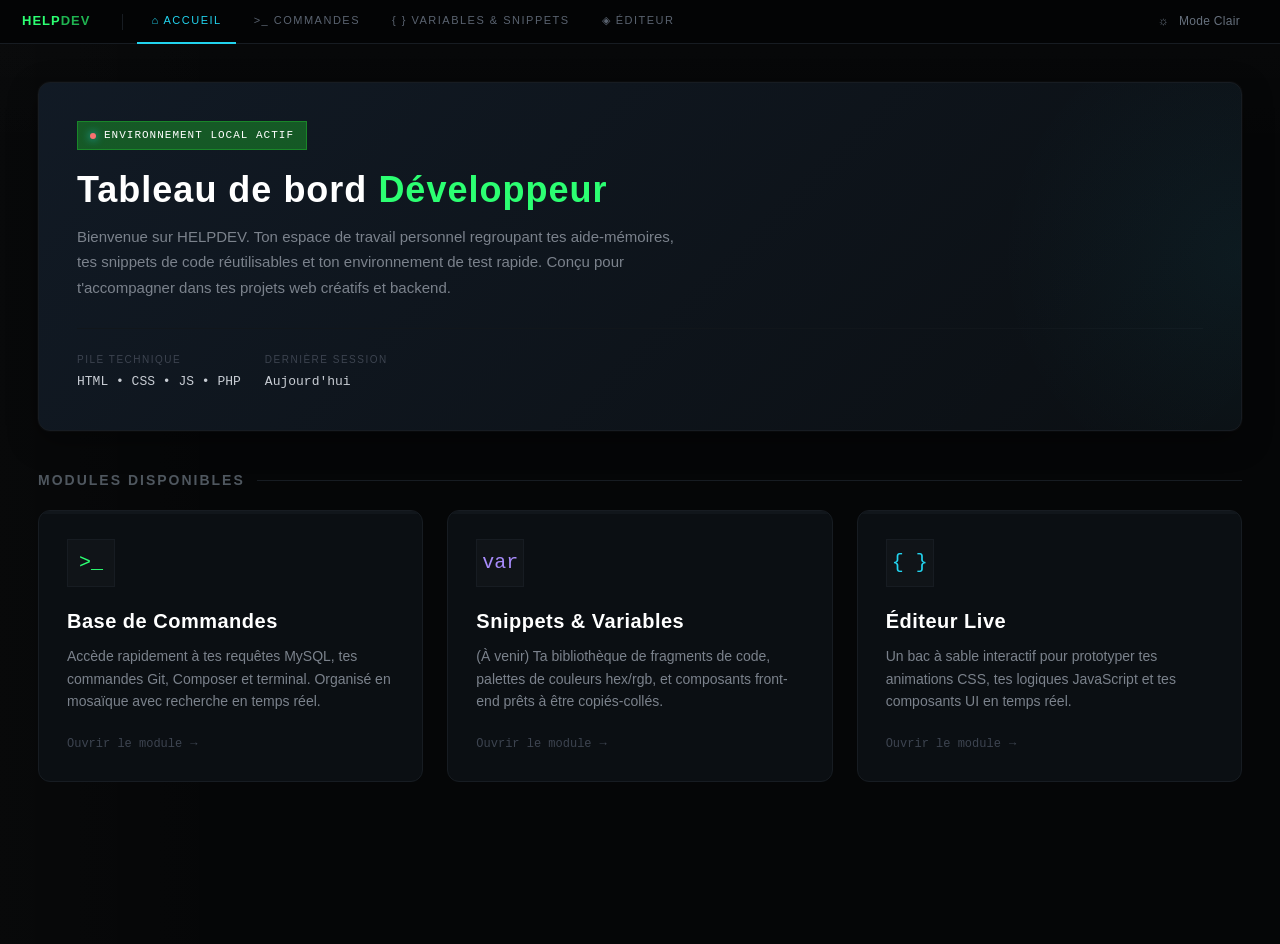
<file: index.html>
<!DOCTYPE html>
<html lang="fr">

<head>
  <meta charset="UTF-8" />
  <meta name="viewport" content="width=device-width, initial-scale=1.0" />
  <title>HELPDEV — Accueil</title>
  <link rel="stylesheet" href="./assets/css/index.css" />
</head>

<body>
  <div class="app">

    <!-- MAIN CONTENT -->
    <main class="main">
      <nav class="navbar">
        <a href="./index.html" class="navbar__brand">HELP<span>DEV</span></a>
        <span class="navbar__sep"></span>
        <a href="#" class="navbar__link navbar__link--home">⌂ Accueil</a>
        <a href="./assets/pages/helpcmd.html" class="navbar__link navbar__link--cmd">&gt;_ Commandes</a>
        <a href="./assets/pages/vars.html" class="navbar__link navbar__link--var">{ } Variables & Snippets</a>
        <a href="./assets/pages/editeur.html" class="navbar__link navbar__link--editor">◈ Éditeur</a>
        <div class="navbar__right">
          <div class="sidebar-nav-divider"></div>
          <button id="themeToggle" class="sidebar-nav-item" style="width: 100%; cursor: pointer;">
            <span class="sidebar-nav-icon" id="themeIcon">☼</span>
            <span id="themeText">Mode Clair</span>
          </button>
        </div>

      </nav>
      <div class="home-page">

        <!-- HERO SECTION -->
        <section class="home-hero">
          <div class="home-hero-badge">
            <span class="dot"></span>
            Environnement local actif
          </div>

          <h1 class="home-hero-title">Tableau de bord <span>Développeur</span></h1>
          <p class="home-hero-text">
            Bienvenue sur HELPDEV. Ton espace de travail personnel regroupant tes aide-mémoires,
            tes snippets de code réutilisables et ton environnement de test rapide.
            Conçu pour t'accompagner dans tes projets web créatifs et backend.
          </p>

          <div class="home-status-bar">
            <div class="status-item">
              <span class="status-label">Pile technique</span>
              <span class="status-value text-blue">HTML • CSS • JS • PHP</span>
            </div>
            <div class="status-item">
              <span class="status-label">Dernière session</span>
              <span class="status-value text-cyan">Aujourd'hui</span>
            </div>
          </div>
        </section>

        <!-- MODULES GRID -->
        <h2 class="home-grid-title">Modules disponibles</h2>

        <div class="home-grid">

          <!-- CARTE: COMMANDES -->
          <a href="./assets/pages/helpcmd.html" class="hub-card hub-card--cmd">
            <div class="hub-card-icon">>_</div>
            <h3 class="hub-card-title">Base de Commandes</h3>
            <p class="hub-card-desc">
              Accède rapidement à tes requêtes MySQL, tes commandes Git, Composer et terminal.
              Organisé en mosaïque avec recherche en temps réel.
            </p>
            <div class="hub-card-arrow">Ouvrir le module <span>→</span></div>
          </a>

          <!-- CARTE: VARIABLES & SNIPPETS -->
          <a href="./assets/pages/vars.html" class="hub-card hub-card--vars">
            <div class="hub-card-icon">var</div>
            <h3 class="hub-card-title">Snippets & Variables</h3>
            <p class="hub-card-desc">
              (À venir) Ta bibliothèque de fragments de code, palettes de couleurs hex/rgb,
              et composants front-end prêts à être copiés-collés.
            </p>
            <div class="hub-card-arrow">Ouvrir le module <span>→</span></div>
          </a>

          <!-- CARTE: ÉDITEUR -->
          <a href="./assets/pages/editeur.html" class="hub-card hub-card--editor">
            <div class="hub-card-icon">{ }</div>
            <h3 class="hub-card-title">Éditeur Live</h3>
            <p class="hub-card-desc">
              Un bac à sable interactif pour prototyper tes animations CSS,
              tes logiques JavaScript et tes composants UI en temps réel.
            </p>
            <div class="hub-card-arrow">Ouvrir le module <span>→</span></div>
          </a>
        </div>

      </div>
    </main>
  </div>
</body>
<script src="./assets/script/theme.js"></script>

</html>
</file>
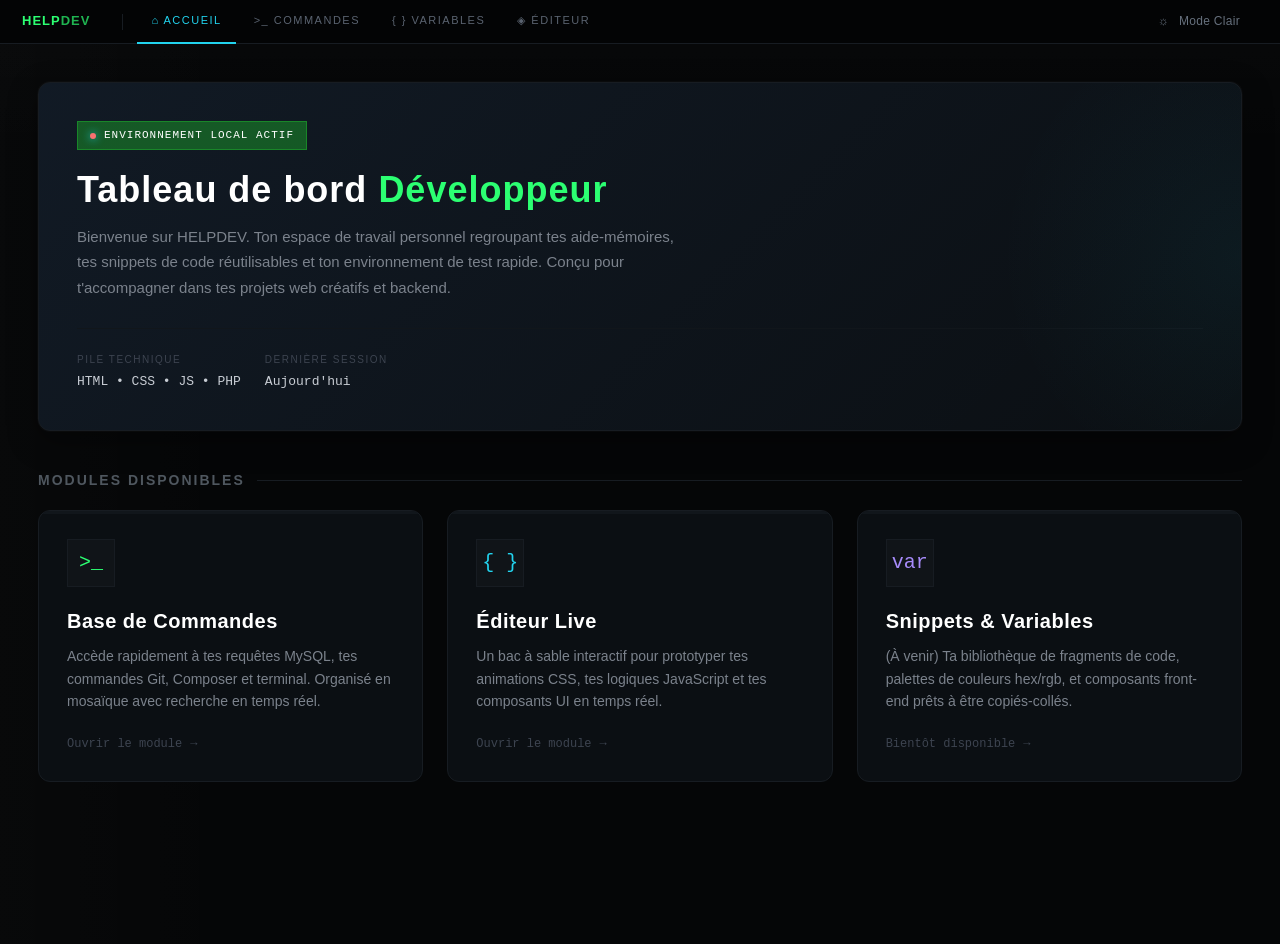
<file: assets/pages/index.html>
<!DOCTYPE html>
<html lang="fr">

<head>
  <meta charset="UTF-8" />
  <meta name="viewport" content="width=device-width, initial-scale=1.0" />
  <title>HELPDEV — Accueil</title>
  <link rel="stylesheet" href="../css/index.css" />
</head>

<body>
  <div class="app">

    <!-- MAIN CONTENT -->
    <main class="main">
     <nav class="navbar">
                <a href="./index.html" class="navbar__brand">HELP<span>DEV</span></a>
                <span class="navbar__sep"></span>
                <a href="index.html" class="navbar__link navbar__link--home">⌂ Accueil</a>
                <a href="../pages/helpcmd.html" class="navbar__link navbar__link--cmd">&gt;_ Commandes</a>
                <a href="#" class="navbar__link navbar__link--var">{ } Variables</a>
                <a href="editeur.html" class="navbar__link navbar__link--editor">◈ Éditeur</a>
                <div class="navbar__right">
                    <div class="sidebar-nav-divider"></div>
                <button id="themeToggle" class="sidebar-nav-item" style="width: 100%; cursor: pointer;">
                    <span class="sidebar-nav-icon" id="themeIcon">☼</span>
                    <span id="themeText">Mode Clair</span>
                </button>
                </div>
                
            </nav>
      <div class="home-page">

        <!-- HERO SECTION -->
        <section class="home-hero">
          <div class="home-hero-badge">
            <span class="dot"></span>
            Environnement local actif
          </div>

          <h1 class="home-hero-title">Tableau de bord <span>Développeur</span></h1>
          <p class="home-hero-text">
            Bienvenue sur HELPDEV. Ton espace de travail personnel regroupant tes aide-mémoires,
            tes snippets de code réutilisables et ton environnement de test rapide.
            Conçu pour t'accompagner dans tes projets web créatifs et backend.
          </p>

          <div class="home-status-bar">
            <div class="status-item">
              <span class="status-label">Pile technique</span>
              <span class="status-value text-blue">HTML • CSS • JS • PHP</span>
            </div>
            <div class="status-item">
              <span class="status-label">Dernière session</span>
              <span class="status-value text-cyan">Aujourd'hui</span>
            </div>
          </div>
        </section>

        <!-- MODULES GRID -->
        <h2 class="home-grid-title">Modules disponibles</h2>

        <div class="home-grid">

          <!-- CARTE: COMMANDES -->
          <a href="helpcmd.html" class="hub-card hub-card--cmd">
            <div class="hub-card-icon">>_</div>
            <h3 class="hub-card-title">Base de Commandes</h3>
            <p class="hub-card-desc">
              Accède rapidement à tes requêtes MySQL, tes commandes Git, Composer et terminal.
              Organisé en mosaïque avec recherche en temps réel.
            </p>
            <div class="hub-card-arrow">Ouvrir le module <span>→</span></div>
          </a>

          <!-- CARTE: ÉDITEUR -->
          <a href="editeur.html" class="hub-card hub-card--editor">
            <div class="hub-card-icon">{ }</div>
            <h3 class="hub-card-title">Éditeur Live</h3>
            <p class="hub-card-desc">
              Un bac à sable interactif pour prototyper tes animations CSS,
              tes logiques JavaScript et tes composants UI en temps réel.
            </p>
            <div class="hub-card-arrow">Ouvrir le module <span>→</span></div>
          </a>

          <!-- CARTE: VARIABLES (Future) -->
          <a href="#" class="hub-card hub-card--vars">
            <div class="hub-card-icon">var</div>
            <h3 class="hub-card-title">Snippets & Variables</h3>
            <p class="hub-card-desc">
              (À venir) Ta bibliothèque de fragments de code, palettes de couleurs hex/rgb,
              et composants front-end prêts à être copiés-collés.
            </p>
            <div class="hub-card-arrow">Bientôt disponible <span>→</span></div>
          </a>

        </div>

      </div>
    </main>
  </div>
</body>
<script src="../script/theme.js"></script>
</html>
</file>
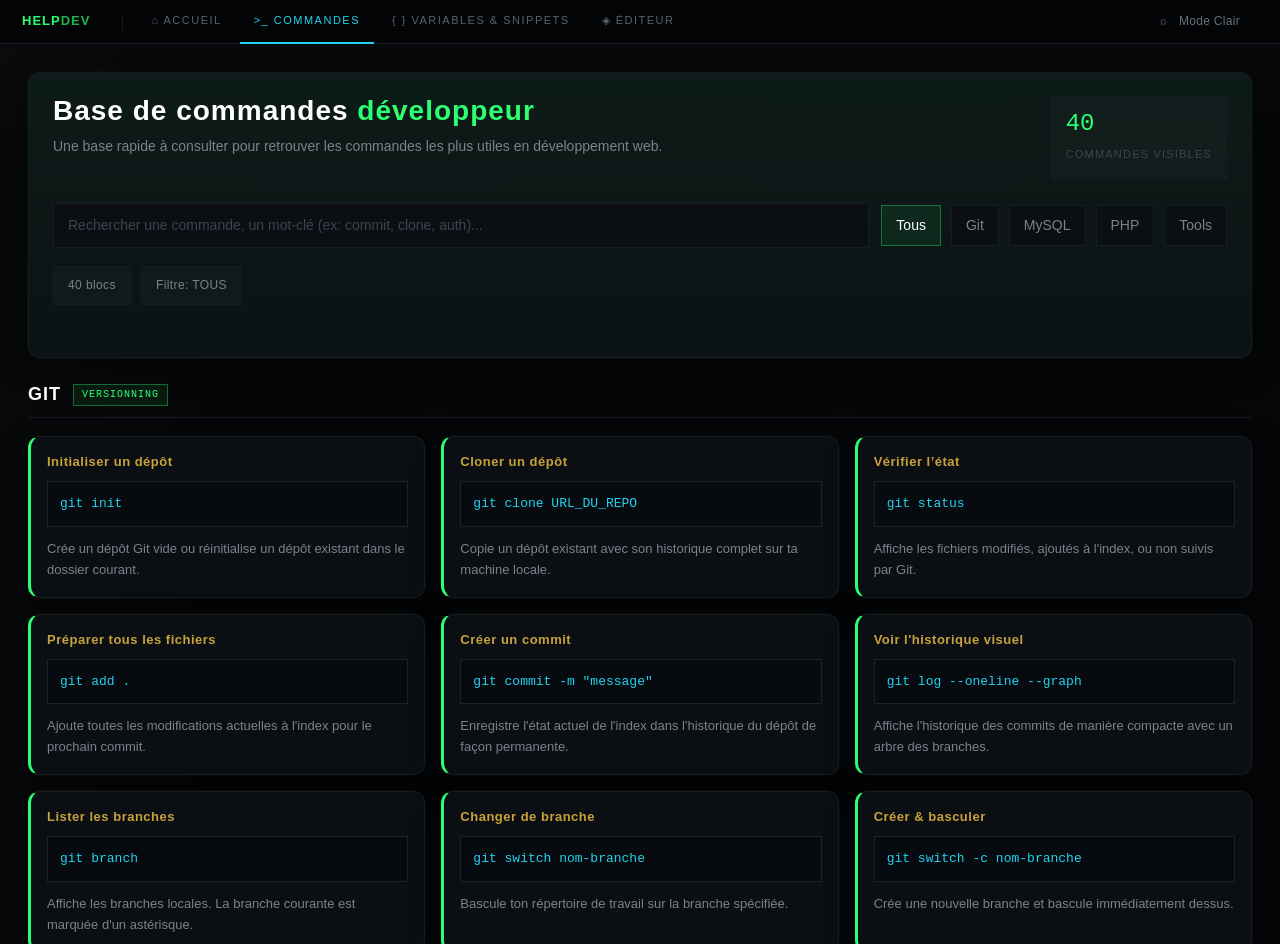
<file: assets/pages/helpcmd.html>
<!DOCTYPE html>
<html lang="fr">

<head>
    <meta charset="UTF-8" />
    <meta name="viewport" content="width=device-width, initial-scale=1.0" />
    <title>HELPDEV — Commandes</title>
    <link rel="stylesheet" href="../css/index.css" />
    <link rel="stylesheet" href="../css/helpcmd.css">
</head>

<body>
    <div class="app">

        <main class="main">
            <nav class="navbar">
                <a href="/" class="navbar__brand">HELP<span>DEV</span></a>
                <span class="navbar__sep"></span>
                <a href="/" class="navbar__link navbar__link--home">⌂ Accueil</a>
                <a href="../pages/helpcmd.html" class="navbar__link navbar__link--cmd">&gt;_ Commandes</a>
                <a href="../pages/vars.html" class="navbar__link navbar__link--var">{ } Variables & Snippets</a>
                <a href="editeur.html" class="navbar__link navbar__link--editor">◈ Éditeur</a>
                <div class="navbar__right">
                    <div class="sidebar-nav-divider"></div>
                    <button id="themeToggle" class="sidebar-nav-item" style="width: 100%; cursor: pointer;">
                        <span class="sidebar-nav-icon" id="themeIcon">☼</span>
                        <span id="themeText">Mode Clair</span>
                    </button>
                </div>

            </nav>
            <div class="cmd-page">
                <section class="cmd-hero">
                    <div class="cmd-hero-top">
                        <div>
                            <h1 class="cmd-hero-title">Base de commandes <span>développeur</span></h1>
                            <p class="cmd-hero-text">
                                Une base rapide à consulter pour retrouver les commandes les plus utiles en développement web.
                            </p>
                        </div>
                        <div class="cmd-hero-stats">
                            <div class="cmd-stat">
                                <span class="cmd-stat-number" id="heroCount">0</span>
                                <span class="cmd-stat-label">Commandes visibles</span>
                            </div>
                        </div>
                    </div>

                    <div class="cmd-toolbar">
                        <input type="text" id="searchInput" class="cmd-search"
                            placeholder="Rechercher une commande, un mot-clé (ex: commit, clone, auth)..." />
                        <div class="cmd-filter-group">
                            <button class="cmd-filter active" data-filter="all">Tous</button>
                            <button class="cmd-filter" data-filter="git">Git</button>
                            <button class="cmd-filter" data-filter="sql">MySQL</button>
                            <button class="cmd-filter" data-filter="php">PHP</button>
                            <button class="cmd-filter" data-filter="tools">Tools</button>
                        </div>
                    </div>

                    <div class="cmd-toolbar-meta">
                        <div class="cmd-meta-box" id="resultCount">0 commandes</div>
                        <div class="cmd-meta-box" id="activeFilter">Filtre: TOUS</div>
                    </div>
                </section>

                <div class="cmd-sections">

                    <!-- ================= GIT ================= -->
                    <section class="cmd-section" data-category="git">
                        <div class="cmd-section-header">
                            <h2 class="cmd-section-title">Git</h2>
                            <span class="cmd-section-badge">Versionning</span>
                        </div>

                        <div class="cmd-section-grid">
                            <article class="cmd-card" data-search="git init création dépôt">
                                <div class="cmd-card-label">Initialiser un dépôt</div>
                                <pre><code>git init</code></pre>
                                <p>Crée un dépôt Git vide ou réinitialise un dépôt existant dans le dossier courant.</p>
                            </article>

                            <article class="cmd-card" data-search="git clone télécharger copier repo distant">
                                <div class="cmd-card-label">Cloner un dépôt</div>
                                <pre><code>git clone URL_DU_REPO</code></pre>
                                <p>Copie un dépôt existant avec son historique complet sur ta machine locale.</p>
                            </article>

                            <article class="cmd-card" data-search="git status état fichiers modifiés">
                                <div class="cmd-card-label">Vérifier l’état</div>
                                <pre><code>git status</code></pre>
                                <p>Affiche les fichiers modifiés, ajoutés à l'index, ou non suivis par Git.</p>
                            </article>

                            <article class="cmd-card" data-search="git add index préparation ajouter tout">
                                <div class="cmd-card-label">Préparer tous les fichiers</div>
                                <pre><code>git add .</code></pre>
                                <p>Ajoute toutes les modifications actuelles à l'index pour le prochain commit.</p>
                            </article>

                            <article class="cmd-card" data-search="git commit valider message sauvegarde">
                                <div class="cmd-card-label">Créer un commit</div>
                                <pre><code>git commit -m "message"</code></pre>
                                <p>Enregistre l'état actuel de l'index dans l'historique du dépôt de façon permanente.
                                </p>
                            </article>

                            <article class="cmd-card" data-search="git log historique arbre commits">
                                <div class="cmd-card-label">Voir l'historique visuel</div>
                                <pre><code>git log --oneline --graph</code></pre>
                                <p>Affiche l'historique des commits de manière compacte avec un arbre des branches.</p>
                            </article>

                            <article class="cmd-card" data-search="git branch liste lister branches">
                                <div class="cmd-card-label">Lister les branches</div>
                                <pre><code>git branch</code></pre>
                                <p>Affiche les branches locales. La branche courante est marquée d'un astérisque.</p>
                            </article>

                            <article class="cmd-card" data-search="git switch checkout changer branche">
                                <div class="cmd-card-label">Changer de branche</div>
                                <pre><code>git switch nom-branche</code></pre>
                                <p>Bascule ton répertoire de travail sur la branche spécifiée.</p>
                            </article>

                            <article class="cmd-card" data-search="git switch create nouvelle branche checkout -b">
                                <div class="cmd-card-label">Créer & basculer</div>
                                <pre><code>git switch -c nom-branche</code></pre>
                                <p>Crée une nouvelle branche et bascule immédiatement dessus.</p>
                            </article>

                            <article class="cmd-card" data-search="git merge fusion intégrer branche">
                                <div class="cmd-card-label">Fusionner une branche</div>
                                <pre><code>git merge nom-branche</code></pre>
                                <p>Intègre les modifications de la branche indiquée dans ta branche courante.</p>
                            </article>

                            <article class="cmd-card" data-search="git pull récupérer maj fetch fusion remote">
                                <div class="cmd-card-label">Récupérer & fusionner</div>
                                <pre><code>git pull origin main</code></pre>
                                <p>Récupère les nouveautés du dépôt distant et les fusionne dans ta branche locale.</p>
                            </article>

                            <article class="cmd-card" data-search="git push envoyer serveur distant origin">
                                <div class="cmd-card-label">Envoyer les modifications</div>
                                <pre><code>git push -u origin main</code></pre>
                                <p>Envoie tes commits locaux sur le serveur distant et configure le suivi.</p>
                            </article>

                            <article class="cmd-card" data-search="git stash mettre de côté cache temporaire">
                                <div class="cmd-card-label">Mettre de côté</div>
                                <pre><code>git stash</code></pre>
                                <p>Sauvegarde temporairement les modifications non validées pour nettoyer le répertoire.
                                </p>
                            </article>

                            <article class="cmd-card" data-search="git reset hard annuler forcer clean">
                                <div class="cmd-card-label">Annuler tout (Danger)</div>
                                <pre><code>git reset --hard HEAD</code></pre>
                                <p>Supprime toutes les modifications non commitées et revient au dernier commit.</p>
                            </article>
                        </div>
                    </section>

                    <!-- ================= MYSQL ================= -->
                    <section class="cmd-section" data-category="sql">
                        <div class="cmd-section-header">
                            <h2 class="cmd-section-title">MySQL</h2>
                            <span class="cmd-section-badge">Base de données</span>
                        </div>

                        <div class="cmd-section-grid">
                            <article class="cmd-card" data-search="mysql connexion root console">
                                <div class="cmd-card-label">Se connecter en Root</div>
                                <pre><code>mysql -u root -p</code></pre>
                                <p>Ouvre le client MySQL en ligne de commande. Le mot de passe sera demandé.</p>
                            </article>

                            <article class="cmd-card" data-search="show databases lister bases">
                                <div class="cmd-card-label">Lister les bases</div>
                                <pre><code>SHOW DATABASES;</code></pre>
                                <p>Affiche toutes les bases de données disponibles sur le serveur.</p>
                            </article>

                            <article class="cmd-card" data-search="use utiliser sélectionner base">
                                <div class="cmd-card-label">Sélectionner une base</div>
                                <pre><code>USE nom_base;</code></pre>
                                <p>Définit la base de données active pour exécuter les prochaines requêtes.</p>
                            </article>

                            <article class="cmd-card" data-search="show tables lister tables">
                                <div class="cmd-card-label">Lister les tables</div>
                                <pre><code>SHOW TABLES;</code></pre>
                                <p>Affiche toutes les tables contenues dans la base de données sélectionnée.</p>
                            </article>

                            <article class="cmd-card" data-search="describe desc structure table colonnes">
                                <div class="cmd-card-label">Voir la structure d'une table</div>
                                <pre><code>DESCRIBE users;</code></pre>
                                <p>Affiche les colonnes, types de données et clés d'une table spécifique.</p>
                            </article>

                            <article class="cmd-card" data-search="select from lire tout récupérer data">
                                <div class="cmd-card-label">Récupérer toutes les données</div>
                                <pre><code>SELECT * FROM users;</code></pre>
                                <p>Sélectionne toutes les colonnes et toutes les lignes d'une table.</p>
                            </article>

                            <article class="cmd-card" data-search="select where filtre condition id">
                                <div class="cmd-card-label">Filtrer avec WHERE</div>
                                <pre><code>SELECT * FROM users WHERE id = 1;</code></pre>
                                <p>Récupère uniquement la ou les lignes qui respectent la condition demandée.</p>
                            </article>

                            <article class="cmd-card" data-search="insert into ajouter créer donnée values">
                                <div class="cmd-card-label">Insérer une ligne</div>
                                <pre><code>INSERT INTO users (nom) VALUES ('Bob');</code></pre>
                                <p>Ajoute un nouvel enregistrement dans la table avec les valeurs spécifiées.</p>
                            </article>

                            <article class="cmd-card" data-search="update set modifier mettre à jour">
                                <div class="cmd-card-label">Mettre à jour une ligne</div>
                                <pre><code>UPDATE users SET nom='Alice' WHERE id=1;</code></pre>
                                <p>Modifie les données d'un enregistrement existant. Attention à ne pas oublier le WHERE
                                    !</p>
                            </article>

                            <article class="cmd-card" data-search="delete from supprimer effacer row">
                                <div class="cmd-card-label">Supprimer une ligne</div>
                                <pre><code>DELETE FROM users WHERE id = 1;</code></pre>
                                <p>Supprime un ou plusieurs enregistrements. Toujours vérifier avec SELECT avant.</p>
                            </article>

                            <article class="cmd-card" data-search="mysqldump export sauvegarde dump backup sql">
                                <div class="cmd-card-label">Exporter la base (Backup)</div>
                                <pre><code>mysqldump -u root -p base &gt; bkp.sql</code></pre>
                                <p>Génère un fichier .sql contenant la structure et les données pour la sauvegarde.</p>
                            </article>

                            <article class="cmd-card" data-search="mysql import source restaurer sql dump">
                                <div class="cmd-card-label">Importer un Backup</div>
                                <pre><code>mysql -u root -p base &lt; bkp.sql</code></pre>
                                <p>Restaure les tables et données à partir d'un fichier .sql dans une base existante.
                                </p>
                            </article>
                        </div>
                    </section>

                    <!-- ================= PHP / COMPOSER ================= -->
                    <section class="cmd-section" data-category="php">
                        <div class="cmd-section-header">
                            <h2 class="cmd-section-title">PHP & Composer</h2>
                            <span class="cmd-section-badge">Backend</span>
                        </div>

                        <div class="cmd-section-grid">
                            <article class="cmd-card" data-search="php -v version">
                                <div class="cmd-card-label">Vérifier la version PHP</div>
                                <pre><code>php -v</code></pre>
                                <p>Affiche la version de PHP installée et active en ligne de commande.</p>
                            </article>

                            <article class="cmd-card" data-search="php -S serveur local localhost">
                                <div class="cmd-card-label">Lancer le serveur local PHP</div>
                                <pre><code>php -S localhost:8000</code></pre>
                                <p>Démarre un serveur de développement rapide dans le dossier courant.</p>
                            </article>

                            <article class="cmd-card" data-search="php index.php exécuter lancer script">
                                <div class="cmd-card-label">Exécuter un script</div>
                                <pre><code>php script.php</code></pre>
                                <p>Interprète et exécute un fichier PHP directement depuis le terminal.</p>
                            </article>

                            <article class="cmd-card" data-search="php -l lint syntaxe erreur parse">
                                <div class="cmd-card-label">Vérifier la syntaxe</div>
                                <pre><code>php -l fichier.php</code></pre>
                                <p>Vérifie s'il y a des erreurs de syntaxe (parse error) sans exécuter le code.</p>
                            </article>

                            <article class="cmd-card" data-search="composer install installer vendor json lock">
                                <div class="cmd-card-label">Installer les dépendances</div>
                                <pre><code>composer install</code></pre>
                                <p>Lit le composer.lock et installe les versions exactes des packages du projet.</p>
                            </article>

                            <article class="cmd-card" data-search="composer update mettre à jour packages">
                                <div class="cmd-card-label">Mettre à jour les dépendances</div>
                                <pre><code>composer update</code></pre>
                                <p>Met à jour les bibliothèques selon les règles définies dans composer.json.</p>
                            </article>

                            <article class="cmd-card" data-search="composer require ajouter package librairie">
                                <div class="cmd-card-label">Ajouter une librairie</div>
                                <pre><code>composer require vendor/nom</code></pre>
                                <p>Télécharge un nouveau package et l'ajoute automatiquement au composer.json.</p>
                            </article>

                            <article class="cmd-card" data-search="composer dump-autoload autoload classes namespace">
                                <div class="cmd-card-label">Régénérer l'Autoload</div>
                                <pre><code>composer dump-autoload</code></pre>
                                <p>Met à jour le système de chargement automatique des classes après un renommage.</p>
                            </article>
                        </div>
                    </section>

                    <!-- ================= TERMINAL ================= -->
                    <section class="cmd-section" data-category="tools">
                        <div class="cmd-section-header">
                            <h2 class="cmd-section-title">Terminal & Node</h2>
                            <span class="cmd-section-badge">Outils CLI</span>
                        </div>

                        <div class="cmd-section-grid">
                            <article class="cmd-card" data-search="cd dossier naviguer changer repertoire">
                                <div class="cmd-card-label">Changer de dossier</div>
                                <pre><code>cd nom-dossier</code></pre>
                                <p>Permet de se déplacer dans l'arborescence vers un dossier enfant.</p>
                            </article>

                            <article class="cmd-card" data-search="cd .. remonter parent naviguer">
                                <div class="cmd-card-label">Remonter au parent</div>
                                <pre><code>cd ..</code></pre>
                                <p>Remonte d'un niveau dans l'arborescence des dossiers.</p>
                            </article>

                            <article class="cmd-card" data-search="ls dir lister fichiers contenu">
                                <div class="cmd-card-label">Lister le contenu</div>
                                <pre><code>ls</code></pre>
                                <p>Affiche les fichiers et dossiers (utiliser <code>dir</code> sous l'invite de commande
                                    Windows).</p>
                            </article>

                            <article class="cmd-card" data-search="mkdir créer dossier repertoire make">
                                <div class="cmd-card-label">Créer un dossier</div>
                                <pre><code>mkdir nom-dossier</code></pre>
                                <p>Crée un nouveau répertoire vide à l'emplacement actuel.</p>
                            </article>

                            <article class="cmd-card" data-search="npm install installer node_modules paquet">
                                <div class="cmd-card-label">Installer modules Node</div>
                                <pre><code>npm install</code></pre>
                                <p>Télécharge les dépendances JS du projet listées dans le package.json.</p>
                            </article>

                            <article class="cmd-card" data-search="npm run dev start script lancement build">
                                <div class="cmd-card-label">Lancer un script JS</div>
                                <pre><code>npm run dev</code></pre>
                                <p>Exécute un script personnalisé (ex: dev, build) défini dans le package.json.</p>
                            </article>
                        </div>
                    </section>

                </div>
            </div>
        </main>
    </div>

    <script src="../script/helpcmd.js"></script>
    <script src="../script/theme.js"></script>
</body>

</html>
</file>
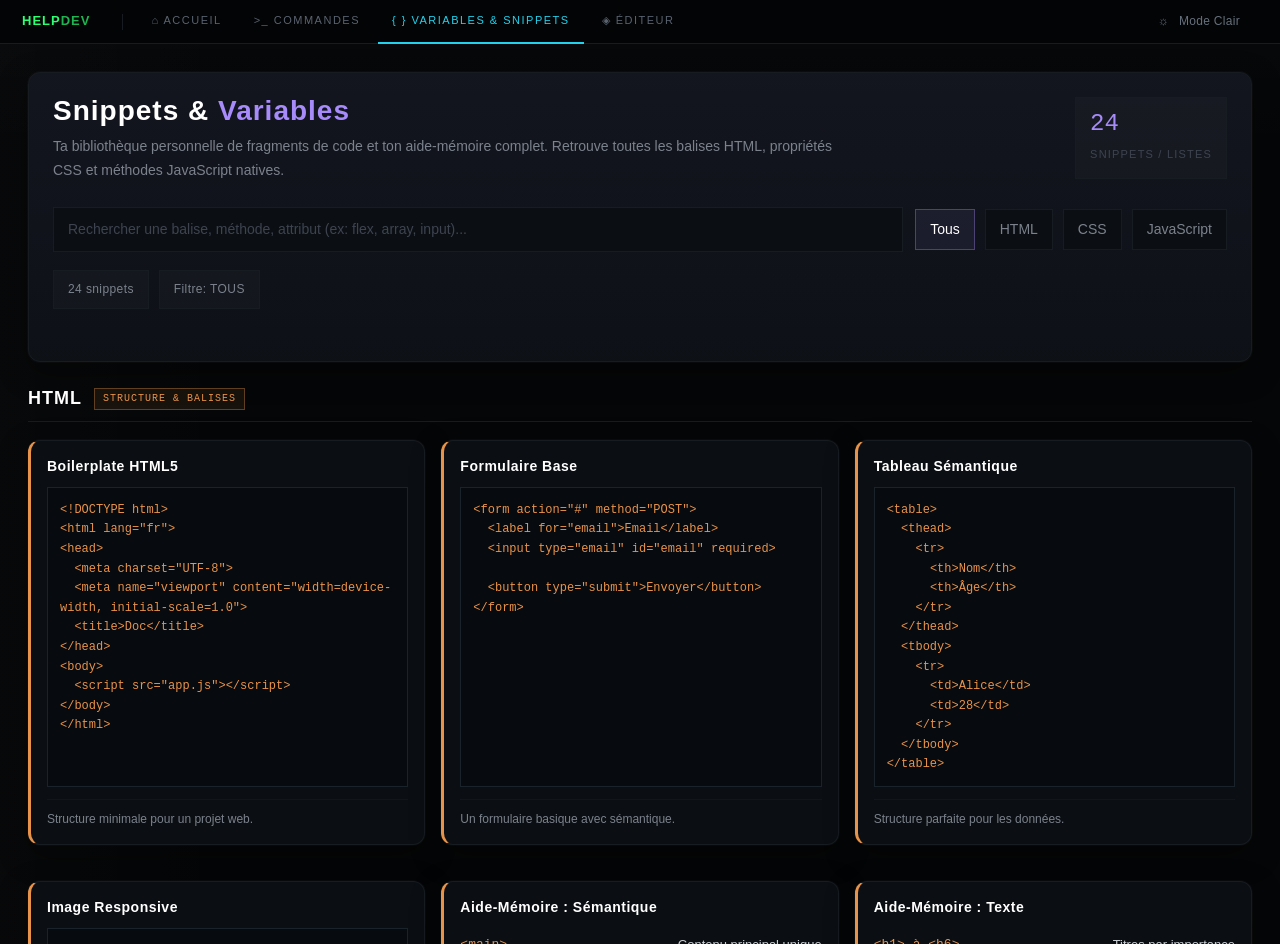
<file: assets/pages/vars.html>
<!DOCTYPE html>
<html lang="fr">

<head>
  <meta charset="UTF-8" />
  <meta name="viewport" content="width=device-width, initial-scale=1.0" />
  <title>HELPDEV — Snippets & Variables</title>
  <link rel="stylesheet" href="../css/index.css" />
  <link rel="stylesheet" href="../css/vars.css" />
</head>

<body>
  <div class="app">
    <main class="main">
      <nav class="navbar">
        <a href="/" class="navbar__brand">HELP<span>DEV</span></a>
        <span class="navbar__sep"></span>
        <a href="/" class="navbar__link navbar__link--home">⌂ Accueil</a>
        <a href="../pages/helpcmd.html" class="navbar__link navbar__link--cmd">&gt;_ Commandes</a>
        <a href="../pages/vars.html" class="navbar__link navbar__link--var">{ } Variables & Snippets</a>
        <a href="editeur.html" class="navbar__link navbar__link--editor">◈ Éditeur</a>
        <div class="navbar__right">
          <div class="sidebar-nav-divider"></div>
          <button id="themeToggle" class="sidebar-nav-item" style="width: 100%; cursor: pointer;">
            <span class="sidebar-nav-icon" id="themeIcon">☼</span>
            <span id="themeText">Mode Clair</span>
          </button>
        </div>

      </nav>
      <div class="cmd-page">
        <section class="cmd-hero">
          <div class="cmd-hero-top">
            <div>
              <h1 class="cmd-hero-title">Snippets & <span>Variables</span></h1>
              <p class="cmd-hero-text">
                Ta bibliothèque personnelle de fragments de code et ton aide-mémoire complet.
                Retrouve toutes les balises HTML, propriétés CSS et méthodes JavaScript natives.
              </p>
            </div>
            <div class="cmd-hero-stats">
              <div class="cmd-stat">
                <span class="cmd-stat-number" id="heroCount">0</span>
                <span class="cmd-stat-label">Snippets / Listes</span>
              </div>
            </div>
          </div>

          <div class="cmd-toolbar">
            <input type="text" id="searchInput" class="cmd-search"
              placeholder="Rechercher une balise, méthode, attribut (ex: flex, array, input)..." />
            <div class="cmd-filter-group">
              <button class="cmd-filter active" data-filter="all">Tous</button>
              <button class="cmd-filter" data-filter="html">HTML</button>
              <button class="cmd-filter" data-filter="css">CSS</button>
              <button class="cmd-filter" data-filter="js">JavaScript</button>
            </div>
          </div>

          <div class="cmd-toolbar-meta">
            <div class="cmd-meta-box" id="resultCount">0 blocs</div>
            <div class="cmd-meta-box" id="activeFilter">Filtre: TOUS</div>
          </div>
        </section>

        <div class="cmd-sections">

          <!-- ================= HTML ================= -->
          <section class="cmd-section" data-category="html">
            <div class="cmd-section-header">
              <h2 class="cmd-section-title">HTML</h2>
              <span class="cmd-section-badge">Structure & Balises</span>
            </div>

            <div class="cmd-section-grid">
              <!-- LIGNE 1 : SNIPPETS HTML -->
              <article class="cmd-card" data-search="html boilerplate base start document 5 head meta">
                <button class="copy-btn">Copier</button>
                <div class="cmd-card-label">Boilerplate HTML5</div>
                <pre><code>&lt;!DOCTYPE html&gt;
&lt;html lang="fr"&gt;
&lt;head&gt;
  &lt;meta charset="UTF-8"&gt;
  &lt;meta name="viewport" content="width=device-width, initial-scale=1.0"&gt;
  &lt;title&gt;Doc&lt;/title&gt;
&lt;/head&gt;
&lt;body&gt;
  &lt;script src="app.js"&gt;&lt;/script&gt;
&lt;/body&gt;
&lt;/html&gt;</code></pre>
                <p>Structure minimale pour un projet web.</p>
              </article>

              <article class="cmd-card" data-search="html form input contact submit label">
                <button class="copy-btn">Copier</button>
                <div class="cmd-card-label">Formulaire Base</div>
                <pre><code>&lt;form action="#" method="POST"&gt;
  &lt;label for="email"&gt;Email&lt;/label&gt;
  &lt;input type="email" id="email" required&gt;

  &lt;button type="submit"&gt;Envoyer&lt;/button&gt;
&lt;/form&gt;</code></pre>
                <p>Un formulaire basique avec sémantique.</p>
              </article>

              <article class="cmd-card" data-search="html table tableau tr td th thead tbody">
                <button class="copy-btn">Copier</button>
                <div class="cmd-card-label">Tableau Sémantique</div>
                <pre><code>&lt;table&gt;
  &lt;thead&gt;
    &lt;tr&gt;
      &lt;th&gt;Nom&lt;/th&gt;
      &lt;th&gt;Âge&lt;/th&gt;
    &lt;/tr&gt;
  &lt;/thead&gt;
  &lt;tbody&gt;
    &lt;tr&gt;
      &lt;td&gt;Alice&lt;/td&gt;
      &lt;td&gt;28&lt;/td&gt;
    &lt;/tr&gt;
  &lt;/tbody&gt;
&lt;/table&gt;</code></pre>
                <p>Structure parfaite pour les données.</p>
              </article>

              <article class="cmd-card" data-search="html picture source image responsive webp">
                <button class="copy-btn">Copier</button>
                <div class="cmd-card-label">Image Responsive</div>
                <pre><code>&lt;picture&gt;
  &lt;source srcset="img.webp" type="image/webp"&gt;
  &lt;img src="img.jpg" alt="Desc" loading="lazy"&gt;
&lt;/picture&gt;</code></pre>
                <p>Formats modernes avec lazy loading.</p>
              </article>

              <!-- LIGNE 2 : LISTES HTML -->
              <article class="cmd-card" data-search="html tags balises liste sémantique header nav main footer">
                <div class="cmd-card-label">Aide-Mémoire : Sémantique</div>
                <ul class="cmd-list">
                  <li><span class="var-name">&lt;main&gt;</span> Contenu principal unique</li>
                  <li><span class="var-name">&lt;header&gt;</span> En-tête de page / section</li>
                  <li><span class="var-name">&lt;footer&gt;</span> Pied de page</li>
                  <li><span class="var-name">&lt;nav&gt;</span> Menu de navigation</li>
                  <li><span class="var-name">&lt;section&gt;</span> Bloc thématique groupé</li>
                  <li><span class="var-name">&lt;article&gt;</span> Contenu indépendant</li>
                  <li><span class="var-name">&lt;aside&gt;</span> Contenu secondaire (Sidebar)</li>
                  <li><span class="var-name">&lt;div&gt;</span> Conteneur générique (sans sens)</li>
                </ul>
              </article>

              <article class="cmd-card" data-search="html tags texte text p a strong em br hr h1 h2 li ul ol">
                <div class="cmd-card-label">Aide-Mémoire : Texte</div>
                <ul class="cmd-list">
                  <li><span class="var-name">&lt;h1&gt; à &lt;h6&gt;</span> Titres par importance</li>
                  <li><span class="var-name">&lt;p&gt;</span> Paragraphe de texte</li>
                  <li><span class="var-name">&lt;a href=""&gt;</span> Lien hypertexte</li>
                  <li><span class="var-name">&lt;strong&gt;</span> Texte important (Gras)</li>
                  <li><span class="var-name">&lt;em&gt;</span> Emphase (Italique)</li>
                  <li><span class="var-name">&lt;ul&gt; / &lt;ol&gt;</span> Liste à puces / numérotée</li>
                  <li><span class="var-name">&lt;li&gt;</span> Élément de liste</li>
                  <li><span class="var-name">&lt;br&gt; / &lt;hr&gt;</span> Saut de ligne / Ligne séparatrice</li>
                </ul>
              </article>

              <article class="cmd-card"
                data-search="html forms inputs formulaire input textarea select button label option type">
                <div class="cmd-card-label">Aide-Mémoire : Formulaires</div>
                <ul class="cmd-list">
                  <li><span class="var-name">&lt;form&gt;</span> Englobe le formulaire</li>
                  <li><span class="var-name">&lt;input type="text"&gt;</span> Champ texte normal</li>
                  <li><span class="var-name">&lt;input type="email"&gt;</span> Champ e-mail (validé)</li>
                  <li><span class="var-name">&lt;input type="radio"&gt;</span> Bouton radio (1 choix)</li>
                  <li><span class="var-name">&lt;textarea&gt;</span> Zone de texte multiligne</li>
                  <li><span class="var-name">&lt;select&gt;</span> Menu déroulant</li>
                  <li><span class="var-name">&lt;option&gt;</span> Choix du select</li>
                  <li><span class="var-name">&lt;button&gt;</span> Bouton cliquable</li>
                </ul>
              </article>

              <article class="cmd-card"
                data-search="html medias media img video audio iframe canvas svg source picture">
                <div class="cmd-card-label">Aide-Mémoire : Médias</div>
                <ul class="cmd-list">
                  <li><span class="var-name">&lt;img src=""&gt;</span> Image simple</li>
                  <li><span class="var-name">&lt;picture&gt;</span> Image avec alternatives</li>
                  <li><span class="var-name">&lt;video src=""&gt;</span> Lecteur vidéo</li>
                  <li><span class="var-name">&lt;audio src=""&gt;</span> Lecteur audio</li>
                  <li><span class="var-name">&lt;iframe&gt;</span> Intégration (ex: YouTube)</li>
                  <li><span class="var-name">&lt;svg&gt;</span> Image vectorielle en code</li>
                  <li><span class="var-name">&lt;canvas&gt;</span> Zone de dessin JS (2D/3D)</li>
                  <li><span class="var-name">&lt;figure&gt;</span> Image + légende associée</li>
                </ul>
              </article>
            </div>
          </section>

          <!-- ================= CSS ================= -->
          <section class="cmd-section" data-category="css">
            <div class="cmd-section-header">
              <h2 class="cmd-section-title">CSS</h2>
              <span class="cmd-section-badge">Styles & Mise en page</span>
            </div>

            <div class="cmd-section-grid">
              <!-- LIGNE 1 : SNIPPETS CSS -->
              <article class="cmd-card" data-search="css reset normalize margin padding box-sizing">
                <button class="copy-btn">Copier</button>
                <div class="cmd-card-label">Reset CSS Moderne</div>
                <pre><code>*, *::before, *::after {
  box-sizing: border-box;
}
body {
  margin: 0;
  min-height: 100vh;
  font-family: sans-serif;
}
img { max-width: 100%; display: block; }</code></pre>
                <p>Remet à zéro les styles des navigateurs.</p>
              </article>

              <article class="cmd-card" data-search="css flex center centrer milieu align-items justify-content">
                <button class="copy-btn">Copier</button>
                <div class="cmd-card-label">Centrage parfait (Flex)</div>
                <pre><code>.center-box {
  display: flex;
  justify-content: center;
  align-items: center;
  min-height: 100vh;
}</code></pre>
                <p>Place un élément au milieu exact.</p>
              </article>

              <article class="cmd-card" data-search="css grid cards responsive columns auto-fit minmax">
                <button class="copy-btn">Copier</button>
                <div class="cmd-card-label">Grille auto-responsive</div>
                <pre><code>.grid-container {
  display: grid;
  grid-template-columns: repeat(
    auto-fit, minmax(250px, 1fr)
  );
  gap: 16px;
}</code></pre>
                <p>Colonnes fluides sans media queries.</p>
              </article>

              <article class="cmd-card" data-search="css animation keyframes transition hover pulse">
                <button class="copy-btn">Copier</button>
                <div class="cmd-card-label">Animation Keyframes</div>
                <pre><code>.element {
  animation: pulse 2s infinite ease;
}

@keyframes pulse {
  0% { transform: scale(1); }
  50% { transform: scale(1.05); }
  100% { transform: scale(1); }
}</code></pre>
                <p>Base pour animer un élément en boucle.</p>
              </article>

              <!-- LIGNE 2 : LISTES CSS -->
              <article class="cmd-card" data-search="css variables vars liste aide memoire custom properties couleurs">
                <div class="cmd-card-label">Aide-Mémoire : Vars HELPDEV</div>
                <ul class="cmd-list">
                  <li><span class="var-name">var(--bg)</span> Fond sombre global</li>
                  <li><span class="var-name">var(--bg-panel)</span> Fond de carte / panneau</li>
                  <li><span class="var-name">var(--text)</span> Texte clair principal</li>
                  <li><span class="var-name">var(--border)</span> Bordures des blocs</li>
                  <li><span class="var-name">var(--green)</span> Vert accent (Succès/Git)</li>
                  <li><span class="var-name">var(--cyan)</span> Cyan accent (Éditeur)</li>
                  <li><span class="var-name">var(--purple)</span> Violet accent (Variables)</li>
                  <li><span class="var-name">var(--shadow)</span> Ombre portée douce</li>
                </ul>
              </article>

              <article class="cmd-card"
                data-search="css flexbox proprietes aide memoire flex-direction gap align justify flex-wrap">
                <div class="cmd-card-label">Aide-Mémoire : Flexbox</div>
                <ul class="cmd-list">
                  <li><span class="var-name">display: flex</span> Active le mode Flex</li>
                  <li><span class="var-name">flex-direction: column</span> Aligne de haut en bas</li>
                  <li><span class="var-name">justify-content:</span> Alignement axe principal</li>
                  <li><span class="var-name">align-items:</span> Alignement axe secondaire</li>
                  <li><span class="var-name">gap: 16px</span> Espace entre les enfants</li>
                  <li><span class="var-name">flex-wrap: wrap</span> Retour à la ligne auto</li>
                  <li><span class="var-name">flex-grow: 1</span> L'enfant prend tout l'espace</li>
                  <li><span class="var-name">align-self:</span> Surcharge l'alignement d'un enfant</li>
                </ul>
              </article>

              <article class="cmd-card"
                data-search="css box model margin padding border width height box-sizing border-radius overflow">
                <div class="cmd-card-label">Aide-Mémoire : Box Model</div>
                <ul class="cmd-list">
                  <li><span class="var-name">margin: 10px</span> Espace extérieur</li>
                  <li><span class="var-name">padding: 10px</span> Espace intérieur</li>
                  <li><span class="var-name">border: 1px solid</span> Bordure de l'élément</li>
                  <li><span class="var-name">width / max-width</span> Largeur / Largeur max</li>
                  <li><span class="var-name">height / min-height</span> Hauteur / Hauteur min</li>
                  <li><span class="var-name">box-sizing: border-box</span> Gère la taille globale</li>
                  <li><span class="var-name">overflow: hidden</span> Cache ce qui déborde</li>
                  <li><span class="var-name">border-radius: 8px</span> Arrondit les coins</li>
                </ul>
              </article>

              <article class="cmd-card"
                data-search="css selecteurs selectors pseudo class classes hover active before after nth-child">
                <div class="cmd-card-label">Aide-Mémoire : Sélecteurs</div>
                <ul class="cmd-list">
                  <li><span class="var-name">.classe</span> Cible un attribut class=""</li>
                  <li><span class="var-name">#id</span> Cible un attribut id="" unique</li>
                  <li><span class="var-name">A B</span> Cible B à l'intérieur de A</li>
                  <li><span class="var-name">A > B</span> Cible B enfant direct de A</li>
                  <li><span class="var-name">:hover / :active</span> Au survol / Au clic</li>
                  <li><span class="var-name">:nth-child(n)</span> Cible le n-ième enfant</li>
                  <li><span class="var-name">::before / ::after</span> Ajoute du contenu en CSS</li>
                  <li><span class="var-name">[type="text"]</span> Cible un attribut spécifique</li>
                </ul>
              </article>
            </div>
          </section>

          <!-- ================= JAVASCRIPT ================= -->
          <section class="cmd-section" data-category="js">
            <div class="cmd-section-header">
              <h2 class="cmd-section-title">JavaScript</h2>
              <span class="cmd-section-badge">Logique & DOM</span>
            </div>

            <div class="cmd-section-grid">
              <!-- LIGNE 1 : SNIPPETS JS -->
              <article class="cmd-card" data-search="js dom selecteur querySelector dollar jquery">
                <button class="copy-btn">Copier</button>
                <div class="cmd-card-label">Sélecteurs DOM courts</div>
                <pre><code>const $ = s => document.querySelector(s);
const $$ = s => document.querySelectorAll(s);

// Utilisation :
const btn = $('.btn');
const items = $$('.item');</code></pre>
                <p>Raccourcis pour cibler rapidement.</p>
              </article>

              <article class="cmd-card" data-search="js fetch api get json requete ajax await async">
                <button class="copy-btn">Copier</button>
                <div class="cmd-card-label">Requête Fetch API</div>
                <pre><code>async function getData(url) {
  try {
    const res = await fetch(url);
    if (!res.ok) throw new Error('Erreur');
    return await res.json();
  } catch (err) {
    console.error(err);
  }
}</code></pre>
                <p>Récupérer du JSON depuis une API.</p>
              </article>

              <article class="cmd-card" data-search="js localstorage sauvegarde session storage json setitem getitem">
                <button class="copy-btn">Copier</button>
                <div class="cmd-card-label">Sauvegarde LocalStorage</div>
                <pre><code>// Sauvegarder (Tableau/Objet)
const data = { theme: 'dark' };
localStorage.setItem('prefs', JSON.stringify(data));

// Récupérer
const saved = JSON.parse(localStorage.getItem('prefs'));</code></pre>
                <p>Garder des données en mémoire locale.</p>
              </article>

              <article class="cmd-card" data-search="js debounce delay setTimeout optimisation scroll">
                <button class="copy-btn">Copier</button>
                <div class="cmd-card-label">Fonction Debounce</div>
                <pre><code>function debounce(func, delay = 300) {
  let timer;
  return (...args) => {
    clearTimeout(timer);
    timer = setTimeout(() => { 
      func.apply(this, args); 
    }, delay);
  };
}</code></pre>
                <p>Limite les appels (ex: scroll, input).</p>
              </article>

              <!-- LIGNE 2 : LISTES JS -->
              <article class="cmd-card"
                data-search="js variables types let const string number boolean array object typeof null">
                <div class="cmd-card-label">Aide-Mémoire : Variables & Types</div>
                <ul class="cmd-list">
                  <li><span class="var-name">const x = 1;</span> Constante (non modifiable)</li>
                  <li><span class="var-name">let y = 2;</span> Variable (modifiable)</li>
                  <li><span class="var-name">String</span> Chaîne ("texte")</li>
                  <li><span class="var-name">Number</span> Nombre (10, 3.14)</li>
                  <li><span class="var-name">Boolean</span> Booléen (true / false)</li>
                  <li><span class="var-name">Array []</span> Tableau (liste indexée)</li>
                  <li><span class="var-name">Object {}</span> Objet (clé: valeur)</li>
                  <li><span class="var-name">typeof x</span> Retourne le type de x</li>
                </ul>
              </article>

              <article class="cmd-card"
                data-search="js array arrays methodes tableaux map filter reduce find includes push pop splice">
                <div class="cmd-card-label">Aide-Mémoire : Arrays (Tableaux)</div>
                <ul class="cmd-list">
                  <li><span class="var-name">.map(fn)</span> Transforme chaque élément</li>
                  <li><span class="var-name">.filter(fn)</span> Garde ceux qui valident la fn</li>
                  <li><span class="var-name">.reduce(fn)</span> Réduit le tableau à 1 valeur</li>
                  <li><span class="var-name">.find(fn)</span> Retourne le 1er match trouvé</li>
                  <li><span class="var-name">.push(x) / .pop()</span> Ajoute à la fin / Retire à la fin</li>
                  <li><span class="var-name">.shift() / .unshift(x)</span> Retire au début / Ajoute au début</li>
                  <li><span class="var-name">.includes(x)</span> true si x est dans le tableau</li>
                  <li><span class="var-name">.join('-')</span> Transforme l'Array en String</li>
                </ul>
              </article>

              <article class="cmd-card"
                data-search="js string strings texte chaine length toUpperCase toLowerCase replace split trim substring">
                <div class="cmd-card-label">Aide-Mémoire : Strings (Textes)</div>
                <ul class="cmd-list">
                  <li><span class="var-name">.length</span> Retourne la longueur du texte</li>
                  <li><span class="var-name">.toUpperCase()</span> Met tout en majuscules</li>
                  <li><span class="var-name">.toLowerCase()</span> Met tout en minuscules</li>
                  <li><span class="var-name">.trim()</span> Enlève les espaces aux extrémités</li>
                  <li><span class="var-name">.split(',')</span> Coupe le texte en Array</li>
                  <li><span class="var-name">.replace('a','b')</span> Remplace 'a' par 'b'</li>
                  <li><span class="var-name">.substring(0, 5)</span> Extrait les 5 premiers caractères</li>
                  <li><span class="var-name">.includes('mot')</span> Vérifie si le mot est présent</li>
                </ul>
              </article>

              <article class="cmd-card"
                data-search="js dom manipulation document createElement appendChild addEventListener classList innerHTML textContent">
                <div class="cmd-card-label">Aide-Mémoire : DOM Events</div>
                <ul class="cmd-list">
                  <li><span class="var-name">.querySelector()</span> Sélectionne un élément</li>
                  <li><span class="var-name">.createElement('div')</span> Crée une nouvelle balise</li>
                  <li><span class="var-name">.appendChild(el)</span> Ajoute un enfant au parent</li>
                  <li><span class="var-name">.addEventListener()</span> Écoute un événement (ex: 'click')</li>
                  <li><span class="var-name">.classList.add('c')</span> Ajoute une classe CSS</li>
                  <li><span class="var-name">.classList.toggle()</span> Alterne une classe CSS</li>
                  <li><span class="var-name">.textContent</span> Gère le texte brut d'une balise</li>
                  <li><span class="var-name">.innerHTML</span> Gère le HTML interne d'une balise</li>
                </ul>
              </article>
            </div>
          </section>

        </div>
      </div>
    </main>
  </div>
  </div>

  <!-- SCRIPT POUR LA RECHERCHE ET LA COPIE -->
  <script src="../script/vars.js"></script>

  <!-- INCLUSION DU THÈME CLAIR -->
  <script src="../script/theme.js"></script>
</body>

</html>
</file>
<file: assets/css/index.css>
/* ═══════════════════════════════════════════════════════════
   INDEX.CSS — HELPDEV Base Layout
   ═══════════════════════════════════════════════════════════ */

:root {
  --bg: #050607;
  --bg-elev: #0a0d10;
  --bg-panel: #0b0f13;
  --bg-soft: #040507;

  --text: #c8cdd4;
  --text-soft: #7b828c;
  --text-muted: #4f575f;
  --text-dim: #3d4450;

  --border: #171c22;
  --border-soft: #11161b;

  --green: #2cff72;
  --cyan: #22d3ee;
  --blue: #5b9cf6;
  --purple: #a78bfa;
  --orange: #e8934a;
  --yellow: #c8a33b;
  --red: #f87171;

  --shadow: 0 0 0 1px rgba(255, 255, 255, 0.02), 0 10px 30px rgba(0, 0, 0, 0.35);
  --radius: 0;
  --sidebar-width: 220px;

  --font-ui: "Segoe UI", Arial, sans-serif;
  --font-mono: "Courier New", monospace;
}

* {
  box-sizing: border-box;
}

html {
  height: 100%;
  scroll-behavior: smooth;
}

.navbar {
  height: 44px;
  background: #030405;
  border-bottom: 1px solid var(--border);
  display: flex;
  align-items: center;
  padding: 0 22px;
  gap: 4px;
  flex-shrink: 0;
}

.navbar__brand {
  font-size: 13px;
  font-weight: 700;
  color: var(--green);
  letter-spacing: 1px;
  margin-right: 18px;
  text-decoration: none;
  flex-shrink: 0;
}

.navbar__brand span {
  opacity: 0.7;
}

.navbar__sep {
  width: 1px;
  height: 16px;
  background: var(--border);
  margin: 0 10px;
  flex-shrink: 0;
}

.navbar__link {
  display: flex;
  align-items: center;
  gap: 7px;
  padding: 0 14px;
  height: 44px;
  font-size: 11px;
  letter-spacing: 1.5px;
  text-transform: uppercase;
  color: #5a6370;
  text-decoration: none;
  border-bottom: 2px solid transparent;
  transition: 0.15s;
  flex-shrink: 0;
}

.navbar__link--editor:hover {
  color: var(--blue);
  border-bottom-color: var(--blue);
}

.navbar__link--cmd:hover {
  color: var(--green);
  border-bottom-color: var(--green);
}

.navbar__link--var:hover {
  color: var(--purple);
  border-bottom-color: var(--purple);
}

.navbar__link--home {
  color: var(--cyan);
  border-bottom-color: var(--cyan);
}

.navbar__right {
  margin-left: auto;
  display: flex;
  align-items: center;
  gap: 12px;
}

.navbar__badge {
  font-size: 9px;
  border: 1px solid var(--border);
  padding: 3px 8px;
  color: #3d4450;
  text-transform: uppercase;
  letter-spacing: 2px;
}

.navbar__badge--live {
  border-color: rgba(44, 255, 114, 0.25);
  color: var(--green);
}

body {
  margin: 0;
  min-height: 100%;
  background:
    linear-gradient(180deg, rgba(255, 255, 255, 0.015) 0%, rgba(255, 255, 255, 0) 100%),
    var(--bg);
  color: var(--text);
  font-family: var(--font-ui);
  font-size: 14px;
  line-height: 1.4;
  overflow: hidden;
}

a {
  color: inherit;
  text-decoration: none;
}

button,
input,
textarea,
select {
  font: inherit;
}

button {
  background: none;
  border: none;
}

::selection {
  background: rgba(34, 211, 238, 0.22);
  color: #fff;
}

.app {
  display: flex;
  min-height: 100vh;
  width: 100%;
  background:
    linear-gradient(90deg, rgba(255, 255, 255, 0.01) 0, rgba(255, 255, 255, 0) 240px),
    var(--bg);
}

.sidebar-nav-item {
  display: flex;
  align-items: center;
  gap: 10px;
  min-height: 38px;
  padding: 0 18px;
  color: #66707d;
  border-left: 2px solid transparent;
  transition: background 0.15s ease, color 0.15s ease, border-color 0.15s ease;
  text-decoration: none;
  font-size: 12px;
  letter-spacing: 0.3px;
}

/* MAIN */
.main {
  flex: 1;
  min-width: 0;
  min-height: 100vh;
  display: flex;
  flex-direction: column;
  background:
    linear-gradient(180deg, rgba(255, 255, 255, 0.01) 0%, rgba(255, 255, 255, 0) 160px),
    transparent;
}

/* COMMON HELPERS */
.card,
.panel-shell {
  background: var(--bg-panel);
  border: 1px solid var(--border);
  box-shadow: var(--shadow);
}

.mono {
  font-family: var(--font-mono);
}

.text-green {
  color: var(--green);
}

.text-cyan {
  color: var(--cyan);
}

.text-blue {
  color: var(--blue);
}

.text-purple {
  color: var(--purple);
}

.text-orange {
  color: var(--orange);
}

.text-yellow {
  color: var(--yellow);
}

.text-red {
  color: var(--red);
}

.text-muted {
  color: var(--text-muted);
}

.text-dim {
  color: var(--text-dim);
}

/* FOCUS */
a:focus-visible,
button:focus-visible,
textarea:focus-visible,
input:focus-visible,
select:focus-visible {
  outline: 1px solid rgba(34, 211, 238, 0.65);
  outline-offset: 0;
}

/* RESPONSIVE */
@media (max-width: 980px) {
  .sidebar {
    width: 188px;
  }

  .sidebar-brand-title {
    font-size: 18px;
  }

  .sidebar-nav-item {
    padding: 0 14px;
  }

  .sidebar-nav-label,
  .sidebar-footer {
    padding-left: 14px;
    padding-right: 14px;
  }
}

@media (max-width: 760px) {
  body {
    overflow: auto;
  }

  .app {
    flex-direction: column;
    min-height: 100vh;
  }

  .sidebar {
    width: 100%;
    min-height: auto;
    position: relative;
    border-right: none;
    border-bottom: 1px solid var(--border);
  }

  .sidebar-nav {
    overflow: visible;
  }

  .main {
    min-height: 0;
  }
}

/* page d'accueil */
.home-page {
  padding: 38px;
  overflow-y: auto;
  height: 100vh;
  animation: fadeIn 0.4s ease-out;
}

@keyframes fadeIn {
  from {
    opacity: 0;
    transform: translateY(10px);
  }

  to {
    opacity: 1;
    transform: translateY(0);
  }
}

.home-hero {
  margin-bottom: 40px;
  padding: 38px;
  border: 1px solid var(--border);
  border-radius: 12px;
  background:
    linear-gradient(135deg, rgba(91, 156, 246, 0.08) 0%, rgba(91, 156, 246, 0) 100%),
    var(--bg-panel);
  box-shadow: var(--shadow);
  position: relative;
  overflow: hidden;
}

.home-hero::before {
  content: "";
  position: absolute;
  top: 0;
  right: 0;
  width: 300px;
  height: 100%;
  background: radial-gradient(circle at right, rgba(34, 211, 238, 0.05) 0%, transparent 70%);
  pointer-events: none;
}

.home-hero-badge {
  display: inline-flex;
  align-items: center;
  gap: 8px;
  padding: 6px 12px;
  background: rgba(34, 238, 48, 0.3);
  border: 1px solid rgba(34, 238, 48, 0.3);
  color: white;
  font-size: 11px;
  font-family: var(--font-mono);
  text-transform: uppercase;
  letter-spacing: 1px;
  margin-bottom: 20px;
}

.home-hero-badge .dot {
  width: 6px;
  height: 6px;
  background: var(--red);
  border-radius: 50%;
  box-shadow: 0 0 8px var(--cyan);
  animation: pulse 2s infinite;
}

@keyframes pulse {
  0% {
    opacity: 1;
  }

  50% {
    opacity: 0.4;
  }

  100% {
    opacity: 1;
  }
}

.home-hero-title {
  margin: 0 0 14px;
  font-size: 36px;
  line-height: 1.1;
  letter-spacing: 1px;
  color: #fff;
}

.home-hero-title span {
  color: var(--green);
}

.home-hero-text {
  max-width: 600px;
  color: var(--text-soft);
  line-height: 1.7;
  font-size: 15px;
  margin: 0 0 28px;
}

.home-status-bar {
  display: flex;
  gap: 24px;
  flex-wrap: wrap;
  padding-top: 24px;
  border-top: 1px solid var(--border-soft);
}

.status-item {
  display: flex;
  flex-direction: column;
  gap: 6px;
}

.status-label {
  font-size: 10px;
  text-transform: uppercase;
  letter-spacing: 1.5px;
  color: var(--text-dim);
}

.status-value {
  font-family: var(--font-mono);
  font-size: 13px;
  color: var(--text);
}

.home-grid-title {
  font-size: 14px;
  text-transform: uppercase;
  letter-spacing: 2px;
  color: var(--text-muted);
  margin: 0 0 20px;
  display: flex;
  align-items: center;
  gap: 12px;
}

.home-grid-title::after {
  content: "";
  flex: 1;
  height: 1px;
  background: var(--border);
}

.home-grid {
  display: grid;
  grid-template-columns: repeat(auto-fit, minmax(300px, 1fr));
  gap: 24px;
}

.hub-card {
  display: flex;
  flex-direction: column;
  padding: 28px;
  background: var(--bg-panel);
  border: 1px solid var(--border);
  border-radius: 12px;
  text-decoration: none;
  transition: all 0.2s ease;
  position: relative;
  overflow: hidden;
}

.hub-card::before {
  content: "";
  position: absolute;
  top: 0;
  left: 0;
  width: 100%;
  height: 3px;
  background: var(--border-soft);
  transition: background 0.2s ease;
}

.hub-card:hover {
  transform: translateY(-4px);
  box-shadow: 0 16px 32px rgba(0, 0, 0, 0.4);
  border-color: rgba(255, 255, 255, 0.1);
  background: linear-gradient(180deg, rgba(255, 255, 255, 0.03), rgba(255, 255, 255, 0.01));
}

.hub-card--cmd:hover::before {
  background: var(--green);
}

.hub-card--editor:hover::before {
  background: var(--cyan);
}

.hub-card--vars:hover::before {
  background: var(--purple);
}

.hub-card-icon {
  width: 48px;
  height: 48px;
  display: flex;
  align-items: center;
  justify-content: center;
  background: rgba(255, 255, 255, 0.02);
  border: 1px solid var(--border);
  font-family: var(--font-mono);
  font-size: 20px;
  margin-bottom: 20px;
  transition: all 0.2s ease;
}

.hub-card--cmd .hub-card-icon {
  color: var(--green);
}

.hub-card--editor .hub-card-icon {
  color: var(--cyan);
}

.hub-card--vars .hub-card-icon {
  color: var(--purple);
}

.hub-card:hover .hub-card-icon {
  background: rgba(255, 255, 255, 0.05);
  transform: scale(1.05);
}

.hub-card-title {
  margin: 0 0 10px;
  font-size: 20px;
  color: #fff;
  letter-spacing: 0.5px;
}

.hub-card-desc {
  margin: 0;
  color: var(--text-soft);
  line-height: 1.6;
  font-size: 14px;
}

.hub-card-arrow {
  margin-top: 24px;
  font-family: var(--font-mono);
  font-size: 12px;
  color: var(--text-dim);
  display: flex;
  align-items: center;
  gap: 8px;
  transition: color 0.2s ease;
}

.hub-card:hover .hub-card-arrow {
  color: #fff;
}

.hub-card:hover .hub-card-arrow span {
  transform: translateX(4px);
}

.hub-card-arrow span {
  transition: transform 0.2s ease;
}

@media (max-width: 760px) {
  .home-page {
    padding: 20px;
  }

  .home-hero {
    padding: 24px;
  }

  .home-hero-title {
    font-size: 28px;
  }

  .home-status-bar {
    flex-direction: column;
    gap: 16px;
  }
}

/* ═══════════════════════════════════════════════════════════
   MODE CLAIR (LIGHT THEME OVERRIDES)
═══════════════════════════════════════════════════════════ */

[data-theme="light"] {
  --bg: #d3d4d5;
  --bg-elev: #ffffff;
  --bg-panel: #363637;
  --bg-soft: #eef1f5;

  h2 {
    color: #64748b;
  }

  .hub-card-icon {
    background: white;
    border-radius: 12px;
  }

  --text: #9d9fa3;
  --text-soft: #d9dce1;
  --text-muted: #64748b;
  --text-dim: #94a3b8;

  --border: #e2e8f000;
  --border-soft: #cbd5e100;

  /* Couleurs légèrement assombries pour rester lisibles sur blanc */
  --green: #0ea5e9;
  /* On passe le vert néon en bleu/vert plus doux */
  --cyan: #0284c7;
  --blue: #2563eb;
  --purple: #7c3aed;
  --orange: #ea580c;
  --yellow: #ca8a04;
  --red: #dc2626;

  --shadow: 0 4px 15px rgba(0, 0, 0, 0.05),
  0 1px 3px rgba(0, 0, 0, 0.02);
}
</file>
<file: assets/css/helpcmd.css>
.navbar {
    height: 44px;
    background: #030405;
    border-bottom: 1px solid var(--border);
    display: flex;
    align-items: center;
    padding: 0 22px;
    gap: 4px;
    flex-shrink: 0;
}

.navbar__brand {
    font-size: 13px;
    font-weight: 700;
    color: var(--green);
    letter-spacing: 1px;
    margin-right: 18px;
    text-decoration: none;
    flex-shrink: 0;
}

.navbar__brand span {
    opacity: 0.7;
}

.navbar__sep {
    width: 1px;
    height: 16px;
    background: var(--border);
    margin: 0 10px;
    flex-shrink: 0;
}

.navbar__link {
    display: flex;
    align-items: center;
    gap: 7px;
    padding: 0 14px;
    height: 44px;
    font-size: 11px;
    letter-spacing: 1.5px;
    text-transform: uppercase;
    color: #5a6370;
    text-decoration: none;
    border-bottom: 2px solid transparent;
    transition: 0.15s;
    flex-shrink: 0;
}

.navbar__link--home:hover {
    color: var(--blue);
    border-bottom-color: var(--blue);
}

.navbar__link--editor:hover {
    color: var(--green);
    border-bottom-color: var(--green);
}

.navbar__link--var:hover {
    color: var(--purple);
    border-bottom-color: var(--purple);
}

.navbar__link--cmd {
    color: var(--cyan);
    border-bottom-color: var(--cyan);
}

.navbar__right {
    margin-left: auto;
    display: flex;
    align-items: center;
    gap: 12px;
}

.navbar__badge {
    font-size: 9px;
    border: 1px solid var(--border);
    padding: 3px 8px;
    color: #3d4450;
    text-transform: uppercase;
    letter-spacing: 2px;
}

.navbar__badge--live {
    border-color: rgba(44, 255, 114, 0.25);
    color: var(--green);
}
.cmd-page {
      padding: 28px;
      overflow-y: auto;
      height: 100vh;
    }

    .cmd-hero {
      margin-bottom: 24px;
      padding: 24px;
      border: 1px solid var(--border);
      border-radius: 12px;
      background:
        linear-gradient(180deg, rgba(44,255,114,0.05), rgba(44,255,114,0.015)),
        var(--bg-panel);
      box-shadow: var(--shadow);
    }

    .cmd-hero-top {
      display: flex;
      justify-content: space-between;
      gap: 20px;
      flex-wrap: wrap;
      align-items: flex-start;
    }

    .cmd-hero-title {
      margin: 0 0 10px;
      font-size: 28px;
      line-height: 1;
      letter-spacing: 1px;
      color: #fff;
    }

    .cmd-hero-title span {
      color: var(--green);
    }

    .cmd-hero-text {
      max-width: 780px;
      color: var(--text-soft);
      line-height: 1.7;
      margin: 0;
    }

    .cmd-hero-stats {
      display: flex;
      gap: 14px;
      flex-wrap: wrap;
    }

    .cmd-stat {
      min-width: 120px;
      padding: 14px;
      border: 1px solid var(--border);
      background: rgba(255,255,255,0.02);
    }

    .cmd-stat-number {
      display: block;
      font-size: 24px;
      color: var(--green);
      font-family: var(--font-mono);
      line-height: 1;
      margin-bottom: 8px;
    }

    .cmd-stat-label {
      font-size: 11px;
      text-transform: uppercase;
      letter-spacing: 1.2px;
      color: var(--text-dim);
    }

    .cmd-toolbar {
      display: flex;
      gap: 12px;
      flex-wrap: wrap;
      align-items: center;
      margin: 24px 0 18px;
    }

    .cmd-search {
      flex: 1;
      min-width: 260px;
      padding: 12px 14px;
      background: var(--bg-panel);
      border: 1px solid var(--border);
      color: var(--text);
    }

    .cmd-search::placeholder {
      color: var(--text-dim);
    }

    .cmd-filter-group {
      display: flex;
      gap: 10px;
      flex-wrap: wrap;
    }

    .cmd-filter {
      padding: 10px 14px;
      border: 1px solid var(--border);
      background: var(--bg-panel);
      color: var(--text-soft);
      cursor: pointer;
      transition: 0.18s ease;
    }

    .cmd-filter:hover,
    .cmd-filter.active {
      color: #fff;
      border-color: rgba(44,255,114,0.35);
      background: rgba(44,255,114,0.08);
    }

    .cmd-toolbar-meta {
      display: flex;
      gap: 10px;
      flex-wrap: wrap;
      margin-bottom: 28px;
    }

    .cmd-meta-box {
      padding: 10px 14px;
      border: 1px solid var(--border);
      background: rgba(255,255,255,0.02);
      color: var(--text-soft);
      font-size: 12px;
      letter-spacing: 0.4px;
    }

    .cmd-sections {
      display: flex;
      flex-direction: column;
      gap: 38px;
    }

    .cmd-section {
      display: block;
    }

    .cmd-section-header {
      display: flex;
      align-items: center;
      gap: 12px;
      margin: 0 0 18px;
      border-bottom: 1px solid var(--border);
      padding-bottom: 10px;
    }

    .cmd-section-title {
      margin: 0;
      font-size: 18px;
      letter-spacing: 1px;
      text-transform: uppercase;
      color: #fff;
    }

    .cmd-section-badge {
      padding: 3px 8px;
      font-size: 10px;
      letter-spacing: 1px;
      text-transform: uppercase;
      border: 1px solid var(--border);
      font-family: var(--font-mono);
    }

    .cmd-section[data-category="git"] .cmd-section-badge {
      color: var(--green);
      border-color: rgba(44,255,114,0.35);
      background: rgba(44,255,114,0.08);
    }
    .cmd-section[data-category="sql"] .cmd-section-badge {
      color: var(--blue);
      border-color: rgba(91,156,246,0.35);
      background: rgba(91,156,246,0.08);
    }
    .cmd-section[data-category="php"] .cmd-section-badge {
      color: var(--purple);
      border-color: rgba(167,139,250,0.35);
      background: rgba(167,139,250,0.08);
    }
    .cmd-section[data-category="tools"] .cmd-section-badge {
      color: var(--orange);
      border-color: rgba(232,147,74,0.35);
      background: rgba(232,147,74,0.08);
    }

    .cmd-section-grid {
      display: grid;
      /* Force exactement 4 colonnes de même taille */
      grid-template-columns: repeat(4, 1fr);
      gap: 16px;
      align-items: stretch;
      margin-bottom: 30px;
    }

    .cmd-card {
      display: flex;
      flex-direction: column;
      padding: 16px;
      border: 1px solid var(--border);
      background: var(--bg-panel);
      box-shadow: var(--shadow);
      border-radius: 12px;
      transition: transform 0.15s ease, box-shadow 0.15s ease, border-color 0.15s ease;
      min-width: 0; /* Empêche la carte de déborder de sa colonne */
    }

    .cmd-card:hover {
      transform: translateY(-2px);
      box-shadow: 0 0 0 1px rgba(255,255,255,0.03), 0 12px 24px rgba(0,0,0,0.3);
    }

    .cmd-section[data-category="git"] .cmd-card { border-left: 3px solid var(--green); }
    .cmd-section[data-category="sql"] .cmd-card { border-left: 3px solid var(--blue); }
    .cmd-section[data-category="php"] .cmd-card { border-left: 3px solid var(--purple); }
    .cmd-section[data-category="tools"] .cmd-card { border-left: 3px solid var(--orange); }

    .cmd-card-label {
      margin-bottom: 10px;
      color: var(--yellow);
      font-size: 13px;
      font-weight: 600;
      letter-spacing: 0.5px;
    }

    .cmd-card pre {
      margin: 0 0 12px;
      padding: 12px;
      /* Empêche le scroll horizontal, force le texte à aller à la ligne */
      white-space: pre-wrap;
      word-break: break-word;
      overflow-wrap: break-word;
      overflow-x: hidden;
      border: 1px solid #1a222a;
      background: #070a0e;
    }

    .cmd-card code {
      color: var(--cyan);
      font-family: var(--font-mono);
      font-size: 13px;
    }

    .cmd-card p {
      margin: 0;
      color: var(--text-soft);
      line-height: 1.6;
      font-size: 13px;
      flex-grow: 1;
    }

    /* Rendre la grille responsive pour les petits écrans, tout en gardant 4 colonnes sur desktop */
    @media (max-width: 1300px) {
      .cmd-section-grid {
        grid-template-columns: repeat(3, 1fr);
      }
    }

    @media (max-width: 980px) {
      .cmd-section-grid {
        grid-template-columns: repeat(2, 1fr);
      }
    }

    @media (max-width: 760px) {
      .cmd-page {
        height: auto;
        padding: 18px;
      }
      .cmd-toolbar {
        flex-direction: column;
        align-items: stretch;
      }
      .cmd-filter-group {
        width: 100%;
      }
      .cmd-section-grid {
        grid-template-columns: 1fr;
      }
    }
</file>
<file: assets/css/vars.css>
.navbar {
    height: 44px;
    background: #030405;
    border-bottom: 1px solid var(--border);
    display: flex;
    align-items: center;
    padding: 0 22px;
    gap: 4px;
    flex-shrink: 0;
}

.navbar__brand {
    font-size: 13px;
    font-weight: 700;
    color: var(--green);
    letter-spacing: 1px;
    margin-right: 18px;
    text-decoration: none;
    flex-shrink: 0;
}

.navbar__brand span {
    opacity: 0.7;
}

.navbar__sep {
    width: 1px;
    height: 16px;
    background: var(--border);
    margin: 0 10px;
    flex-shrink: 0;
}

.navbar__link {
    display: flex;
    align-items: center;
    gap: 7px;
    padding: 0 14px;
    height: 44px;
    font-size: 11px;
    letter-spacing: 1.5px;
    text-transform: uppercase;
    color: #5a6370;
    text-decoration: none;
    border-bottom: 2px solid transparent;
    transition: 0.15s;
    flex-shrink: 0;
}

.navbar__link--home:hover {
    color: var(--blue);
    border-bottom-color: var(--blue);
}

.navbar__link--editor:hover {
    color: var(--green);
    border-bottom-color: var(--green);
}

.navbar__link--cmd:hover {
    color: var(--purple);
    border-bottom-color: var(--purple);
}

.navbar__link--var {
    color: var(--cyan);
    border-bottom-color: var(--cyan);
}

.navbar__right {
    margin-left: auto;
    display: flex;
    align-items: center;
    gap: 12px;
}

.navbar__badge {
    font-size: 9px;
    border: 1px solid var(--border);
    padding: 3px 8px;
    color: #3d4450;
    text-transform: uppercase;
    letter-spacing: 2px;
}

.navbar__badge--live {
    border-color: rgba(44, 255, 114, 0.25);
    color: var(--green);
}

/* ═══════════════════════════════════════════════════════════
   VARS.CSS — Page Snippets & Variables
═══════════════════════════════════════════════════════════ */

.cmd-page {
    padding: 28px;
    overflow-y: auto;
    height: 100vh;
    animation: fadeIn 0.4s ease-out;
}

@keyframes fadeIn {
    from {
        opacity: 0;
        transform: translateY(10px);
    }

    to {
        opacity: 1;
        transform: translateY(0);
    }
}

.cmd-hero {
    margin-bottom: 24px;
    padding: 24px;
    border: 1px solid var(--border);
    border-radius: 12px;
    background: linear-gradient(180deg, rgba(167, 139, 250, 0.05), rgba(167, 139, 250, 0.015)), var(--bg-panel);
    box-shadow: var(--shadow);
}

.cmd-hero-top {
    display: flex;
    justify-content: space-between;
    gap: 20px;
    flex-wrap: wrap;
    align-items: flex-start;
}

.cmd-hero-title {
    margin: 0 0 10px;
    font-size: 28px;
    line-height: 1;
    letter-spacing: 1px;
    color: #fff;
}

.cmd-hero-title span {
    color: var(--purple);
}

.cmd-hero-text {
    max-width: 780px;
    color: var(--text-soft);
    line-height: 1.7;
    margin: 0;
}

.cmd-hero-stats {
    display: flex;
    gap: 14px;
    flex-wrap: wrap;
}

.cmd-stat {
    min-width: 120px;
    padding: 14px;
    border: 1px solid var(--border);
    background: rgba(255, 255, 255, 0.02);
}

.cmd-stat-number {
    display: block;
    font-size: 24px;
    color: var(--purple);
    font-family: var(--font-mono);
    line-height: 1;
    margin-bottom: 8px;
}

.cmd-stat-label {
    font-size: 11px;
    text-transform: uppercase;
    letter-spacing: 1.2px;
    color: var(--text-dim);
}

.cmd-toolbar {
    display: flex;
    gap: 12px;
    flex-wrap: wrap;
    align-items: center;
    margin: 24px 0 18px;
}

.cmd-search {
    flex: 1;
    min-width: 260px;
    padding: 12px 14px;
    background: var(--bg-panel);
    border: 1px solid var(--border);
    color: var(--text);
}

.cmd-search::placeholder {
    color: var(--text-dim);
}

.cmd-filter-group {
    display: flex;
    gap: 10px;
    flex-wrap: wrap;
}

.cmd-filter {
    padding: 10px 14px;
    border: 1px solid var(--border);
    background: var(--bg-panel);
    color: var(--text-soft);
    cursor: pointer;
    transition: 0.18s ease;
}

.cmd-filter:hover,
.cmd-filter.active {
    color: #fff;
    border-color: rgba(167, 139, 250, 0.35);
    background: rgba(167, 139, 250, 0.08);
}

.cmd-toolbar-meta {
    display: flex;
    gap: 10px;
    flex-wrap: wrap;
    margin-bottom: 28px;
}

.cmd-meta-box {
    padding: 10px 14px;
    border: 1px solid var(--border);
    background: rgba(255, 255, 255, 0.02);
    color: var(--text-soft);
    font-size: 12px;
    letter-spacing: 0.4px;
}

.cmd-sections {
    display: flex;
    flex-direction: column;
    gap: 38px;
}

.cmd-section {
    display: block;
}

.cmd-section-header {
    display: flex;
    align-items: center;
    gap: 12px;
    margin: 0 0 18px;
    border-bottom: 1px solid var(--border);
    padding-bottom: 10px;
}

.cmd-section-title {
    margin: 0;
    font-size: 18px;
    letter-spacing: 1px;
    text-transform: uppercase;
    color: #fff;
}

.cmd-section-badge {
    padding: 3px 8px;
    font-size: 10px;
    letter-spacing: 1px;
    text-transform: uppercase;
    border: 1px solid var(--border);
    font-family: var(--font-mono);
}

/* Couleurs de section adaptées pour Front-end */
.cmd-section[data-category="html"] .cmd-section-badge {
    color: var(--orange);
    border-color: rgba(232, 147, 74, 0.35);
    background: rgba(232, 147, 74, 0.08);
}

.cmd-section[data-category="css"] .cmd-section-badge {
    color: var(--blue);
    border-color: rgba(91, 156, 246, 0.35);
    background: rgba(91, 156, 246, 0.08);
}

.cmd-section[data-category="js"] .cmd-section-badge {
    color: var(--yellow);
    border-color: rgba(200, 163, 59, 0.35);
    background: rgba(200, 163, 59, 0.08);
}

.cmd-section-grid {
    display: grid;
    grid-template-columns: repeat(4, 1fr);
    gap: 16px;
    align-items: stretch;
}

.cmd-card {
    display: flex;
    flex-direction: column;
    padding: 16px;
    border: 1px solid var(--border);
    border-radius: 12px;
    background: var(--bg-panel);
    box-shadow: var(--shadow);
    transition: transform 0.15s ease, box-shadow 0.15s ease, border-color 0.15s ease;
    min-width: 0;
    position: relative;
    margin-bottom:20px ;
}

.cmd-card:hover {
    transform: translateY(-2px);
    box-shadow: 0 0 0 1px rgba(255, 255, 255, 0.03), 0 12px 24px rgba(0, 0, 0, 0.3);
}

.cmd-section[data-category="html"] .cmd-card {
    border-left: 3px solid var(--orange);
}

.cmd-section[data-category="css"] .cmd-card {
    border-left: 3px solid var(--blue);
}

.cmd-section[data-category="js"] .cmd-card {
    border-left: 3px solid var(--yellow);
}

.cmd-card-label {
    margin-bottom: 10px;
    color: #fff;
    font-size: 14px;
    font-weight: 600;
    letter-spacing: 0.5px;
}

.cmd-card pre {
    margin: 0 0 12px;
    padding: 12px;
    white-space: pre-wrap;
    word-break: break-word;
    overflow-wrap: break-word;
    overflow-x: hidden;
    border: 1px solid #1a222a;
    background: #070a0e;
    flex-grow: 1;
}

.cmd-card code {
    color: var(--cyan);
    font-family: var(--font-mono);
    font-size: 12px;
    line-height: 1.5;
}

/* Coloration syntaxique simple basée sur les variables existantes */
.cmd-section[data-category="html"] code {
    color: var(--orange);
}

.cmd-section[data-category="css"] code {
    color: var(--blue);
}

.cmd-section[data-category="js"] code {
    color: var(--yellow);
}

/* Listes d'aide-mémoire sans balise PRE */
.cmd-list {
    margin: 0;
    padding: 0;
    list-style: none;
    flex-grow: 1;
}

.cmd-list li {
    display: flex;
    justify-content: space-between;
    align-items: center;
    padding: 8px 0;
    border-bottom: 1px solid var(--border-soft);
    font-size: 13px;
    color: var(--text);
}

.cmd-list li:last-child {
    border-bottom: none;
}

.cmd-list .var-name {
    font-family: var(--font-mono);
    color: var(--cyan);
}

.cmd-section[data-category="html"] .var-name {
    color: var(--orange);
}

.cmd-section[data-category="css"] .var-name {
    color: var(--blue);
}

.cmd-section[data-category="js"] .var-name {
    color: var(--yellow);
}

.cmd-card p {
    margin: 0;
    color: var(--text-soft);
    line-height: 1.5;
    font-size: 12px;
    border-top: 1px solid var(--border-soft);
    padding-top: 10px;
}

.copy-btn {
    position: absolute;
    top: 12px;
    right: 12px;
    background: var(--bg);
    border: 1px solid var(--border);
    color: var(--text-dim);
    padding: 4px 8px;
    font-size: 10px;
    cursor: pointer;
    opacity: 0;
    transition: all 0.2s ease;
}

.cmd-card:hover .copy-btn {
    opacity: 1;
}

.copy-btn:hover {
    color: #fff;
    border-color: var(--purple);
}

/* RESPONSIVE */
@media (max-width: 1300px) {
    .cmd-section-grid {
        grid-template-columns: repeat(3, 1fr);
    }
}

@media (max-width: 980px) {
    .cmd-section-grid {
        grid-template-columns: repeat(2, 1fr);
    }
}

@media (max-width: 760px) {
    .cmd-page {
        height: auto;
        padding: 18px;
    }

    .cmd-toolbar {
        flex-direction: column;
        align-items: stretch;
    }

    .cmd-filter-group {
        width: 100%;
    }

    .cmd-section-grid {
        grid-template-columns: 1fr;
    }
}
</file>
